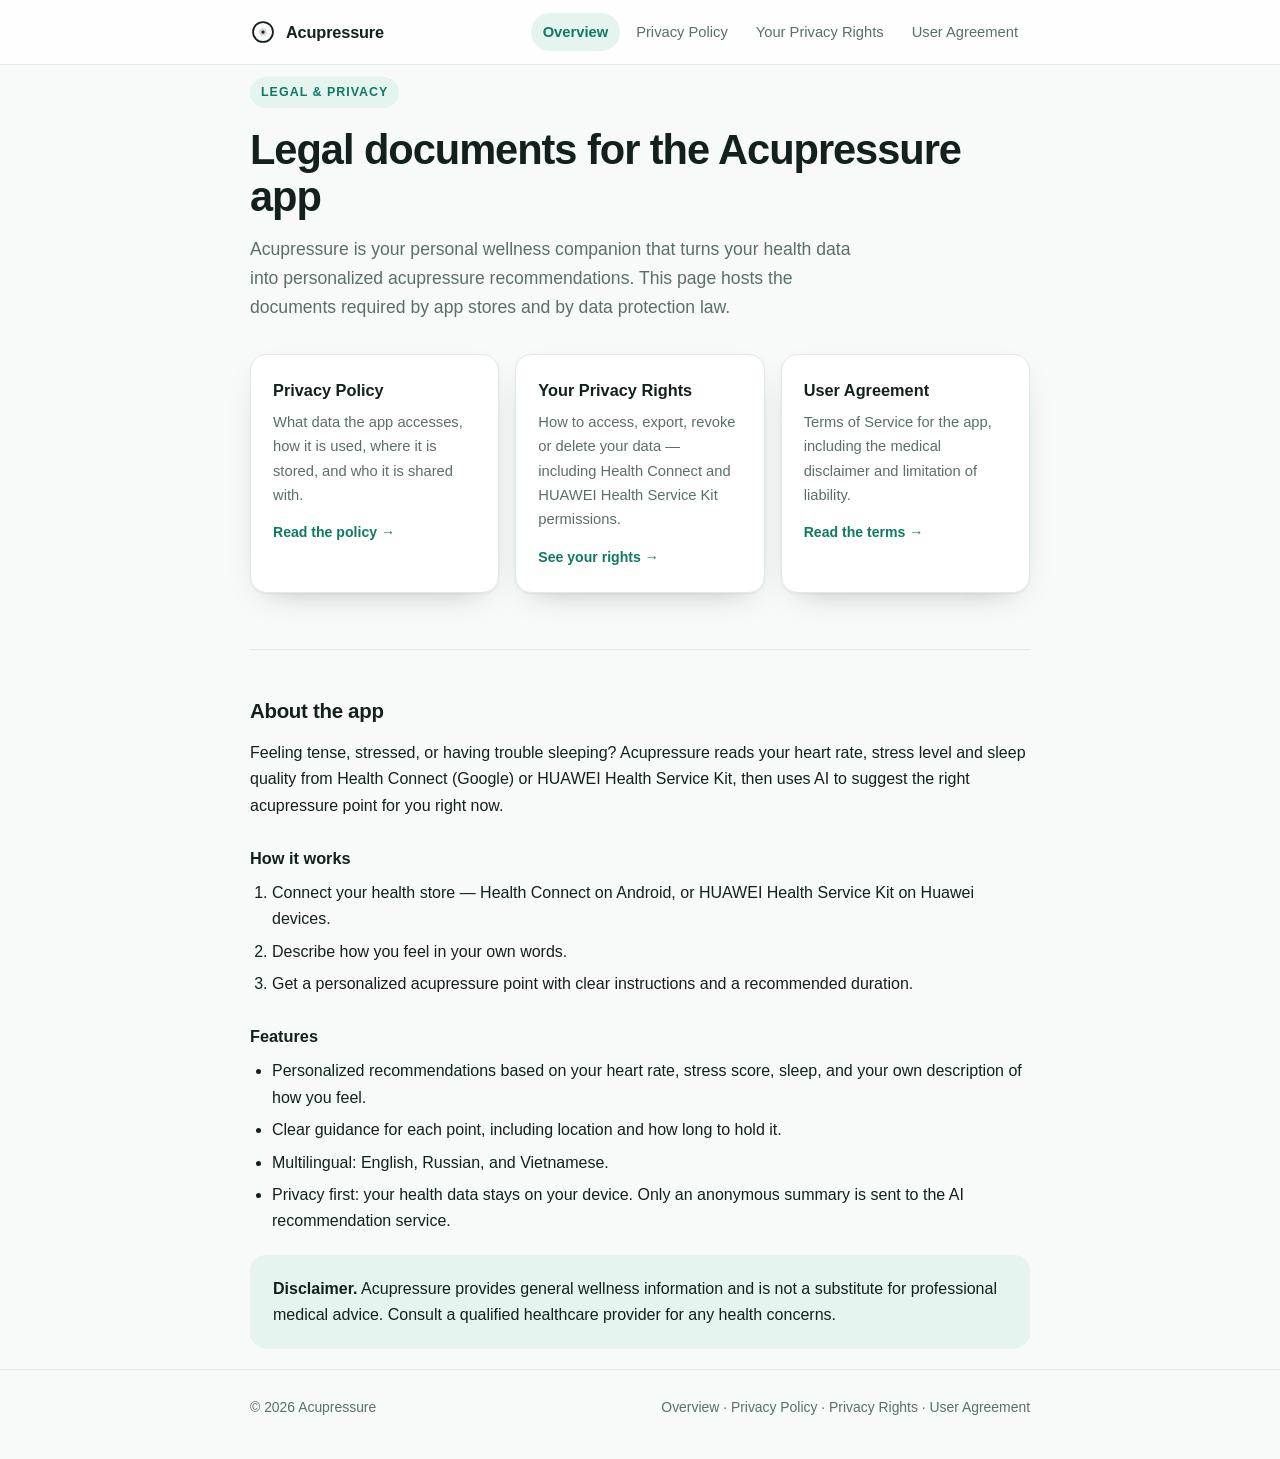
<file: index.html>
<!DOCTYPE html>
<html lang="en">
<head>
<meta charset="utf-8">
<meta name="viewport" content="width=device-width, initial-scale=1">
<title>Acupressure — Legal Documents</title>
<meta name="description" content="Privacy Policy, Privacy Rights and User Agreement (Terms of Service) for the Acupressure wellness app.">
<link rel="stylesheet" href="assets/style.css">
</head>
<body>

<header class="site-header">
  <div class="wrap">
    <a class="brand" href="index.html">
      <svg viewBox="0 0 24 24" fill="none" aria-hidden="true">
        <circle cx="12" cy="12" r="9.2" stroke="currentColor" stroke-width="1.6"/>
        <circle cx="12" cy="12" r="3.4" fill="currentColor" opacity=".18"/>
        <circle cx="12" cy="12" r="1.5" fill="currentColor"/>
      </svg>
      Acupressure
    </a>
    <nav class="nav">
      <a href="index.html" aria-current="page">Overview</a>
      <a href="privacy-policy.html">Privacy Policy</a>
      <a href="privacy-rights.html">Your Privacy Rights</a>
      <a href="user-agreement.html">User Agreement</a>
    </nav>
  </div>
</header>

<main class="wrap">
  <section class="hero">
    <p class="eyebrow">Legal &amp; privacy</p>
    <h1>Legal documents for the Acupressure app</h1>
    <p class="lede">
      Acupressure is your personal wellness companion that turns your health data into
      personalized acupressure recommendations. This page hosts the documents required by
      app stores and by data protection law.
    </p>

    <div class="cards">
      <a class="card" href="privacy-policy.html">
        <h3>Privacy Policy</h3>
        <p>What data the app accesses, how it is used, where it is stored, and who it is shared with.</p>
        <span class="arrow">Read the policy →</span>
      </a>
      <a class="card" href="privacy-rights.html">
        <h3>Your Privacy Rights</h3>
        <p>How to access, export, revoke or delete your data — including Health Connect and HUAWEI Health Service Kit permissions.</p>
        <span class="arrow">See your rights →</span>
      </a>
      <a class="card" href="user-agreement.html">
        <h3>User Agreement</h3>
        <p>Terms of Service for the app, including the medical disclaimer and limitation of liability.</p>
        <span class="arrow">Read the terms →</span>
      </a>
    </div>
  </section>

  <hr>

  <h2>About the app</h2>
  <p>
    Feeling tense, stressed, or having trouble sleeping? Acupressure reads your heart rate,
    stress level and sleep quality from Health Connect (Google) or HUAWEI Health Service Kit,
    then uses AI to suggest the right acupressure point for you right now.
  </p>

  <h3>How it works</h3>
  <ol>
    <li>Connect your health store — Health Connect on Android, or HUAWEI Health Service Kit on Huawei devices.</li>
    <li>Describe how you feel in your own words.</li>
    <li>Get a personalized acupressure point with clear instructions and a recommended duration.</li>
  </ol>

  <h3>Features</h3>
  <ul>
    <li>Personalized recommendations based on your heart rate, stress score, sleep, and your own description of how you feel.</li>
    <li>Clear guidance for each point, including location and how long to hold it.</li>
    <li>Multilingual: English, Russian, and Vietnamese.</li>
    <li>Privacy first: your health data stays on your device. Only an anonymous summary is sent to the AI recommendation service.</li>
  </ul>

  <div class="panel panel--accent">
    <p>
      <strong>Disclaimer.</strong> Acupressure provides general wellness information and is not a
      substitute for professional medical advice. Consult a qualified healthcare provider for any
      health concerns.
    </p>
  </div>
</main>

<footer class="site-footer">
  <div class="wrap">
    <span>© <span id="year">2026</span> Acupressure</span>
    <span><a href="index.html">Overview</a> · <a href="privacy-policy.html">Privacy Policy</a> · <a href="privacy-rights.html">Privacy Rights</a> · <a href="user-agreement.html">User Agreement</a></span>
  </div>
</footer>

<script>document.getElementById('year').textContent = new Date().getFullYear();</script>
</body>
</html>
</file>
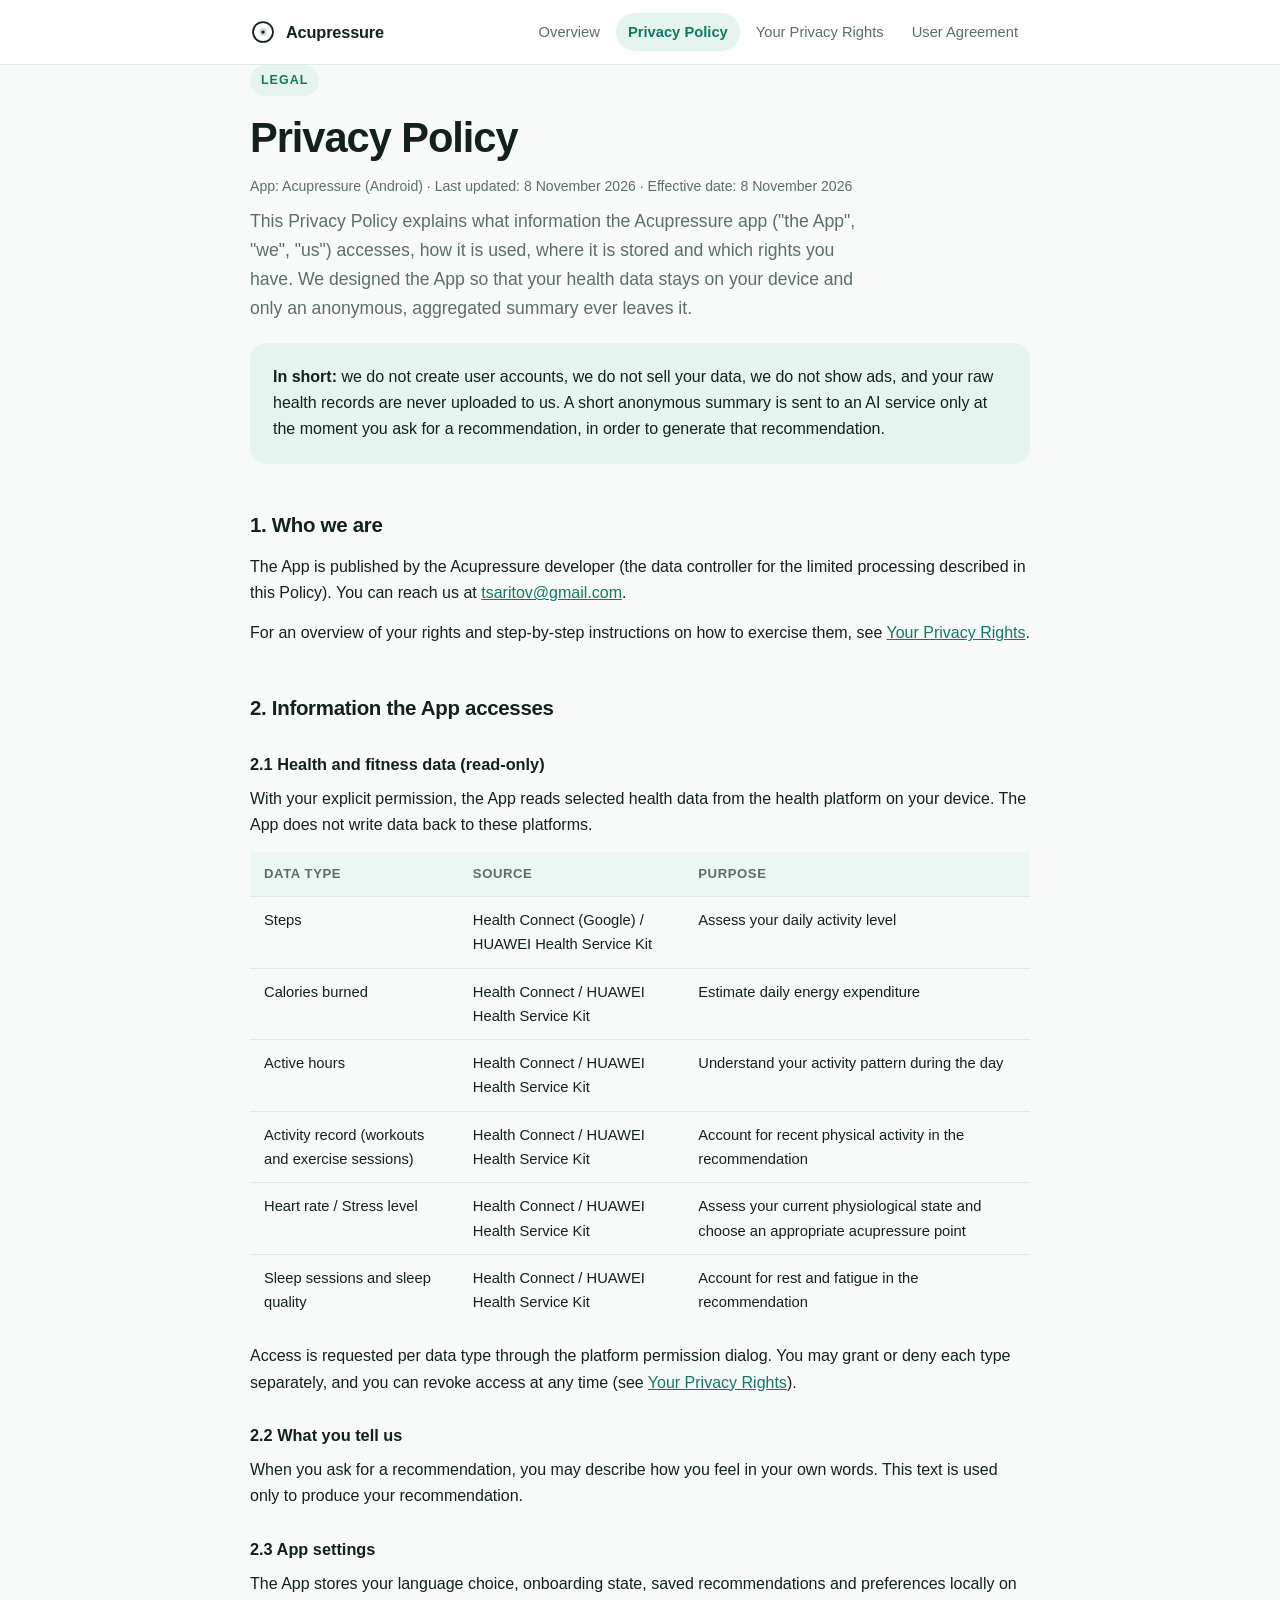
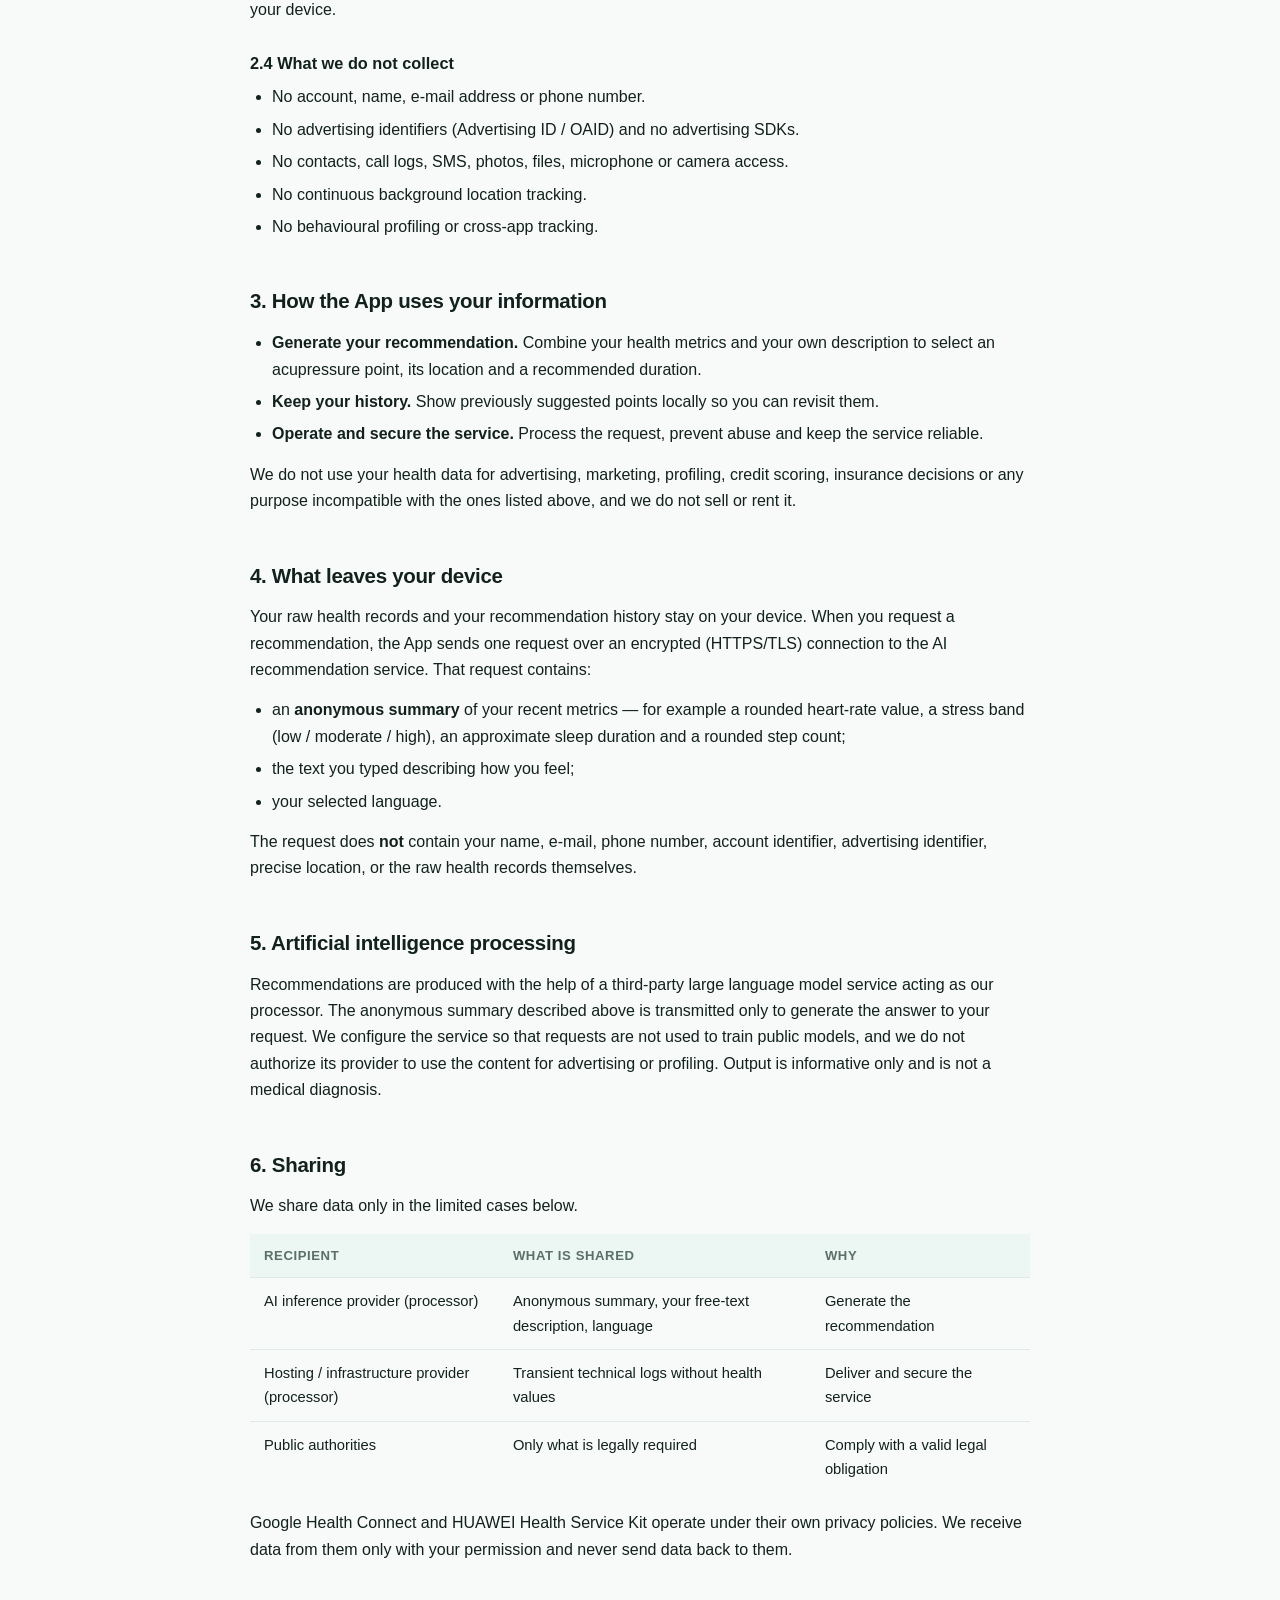
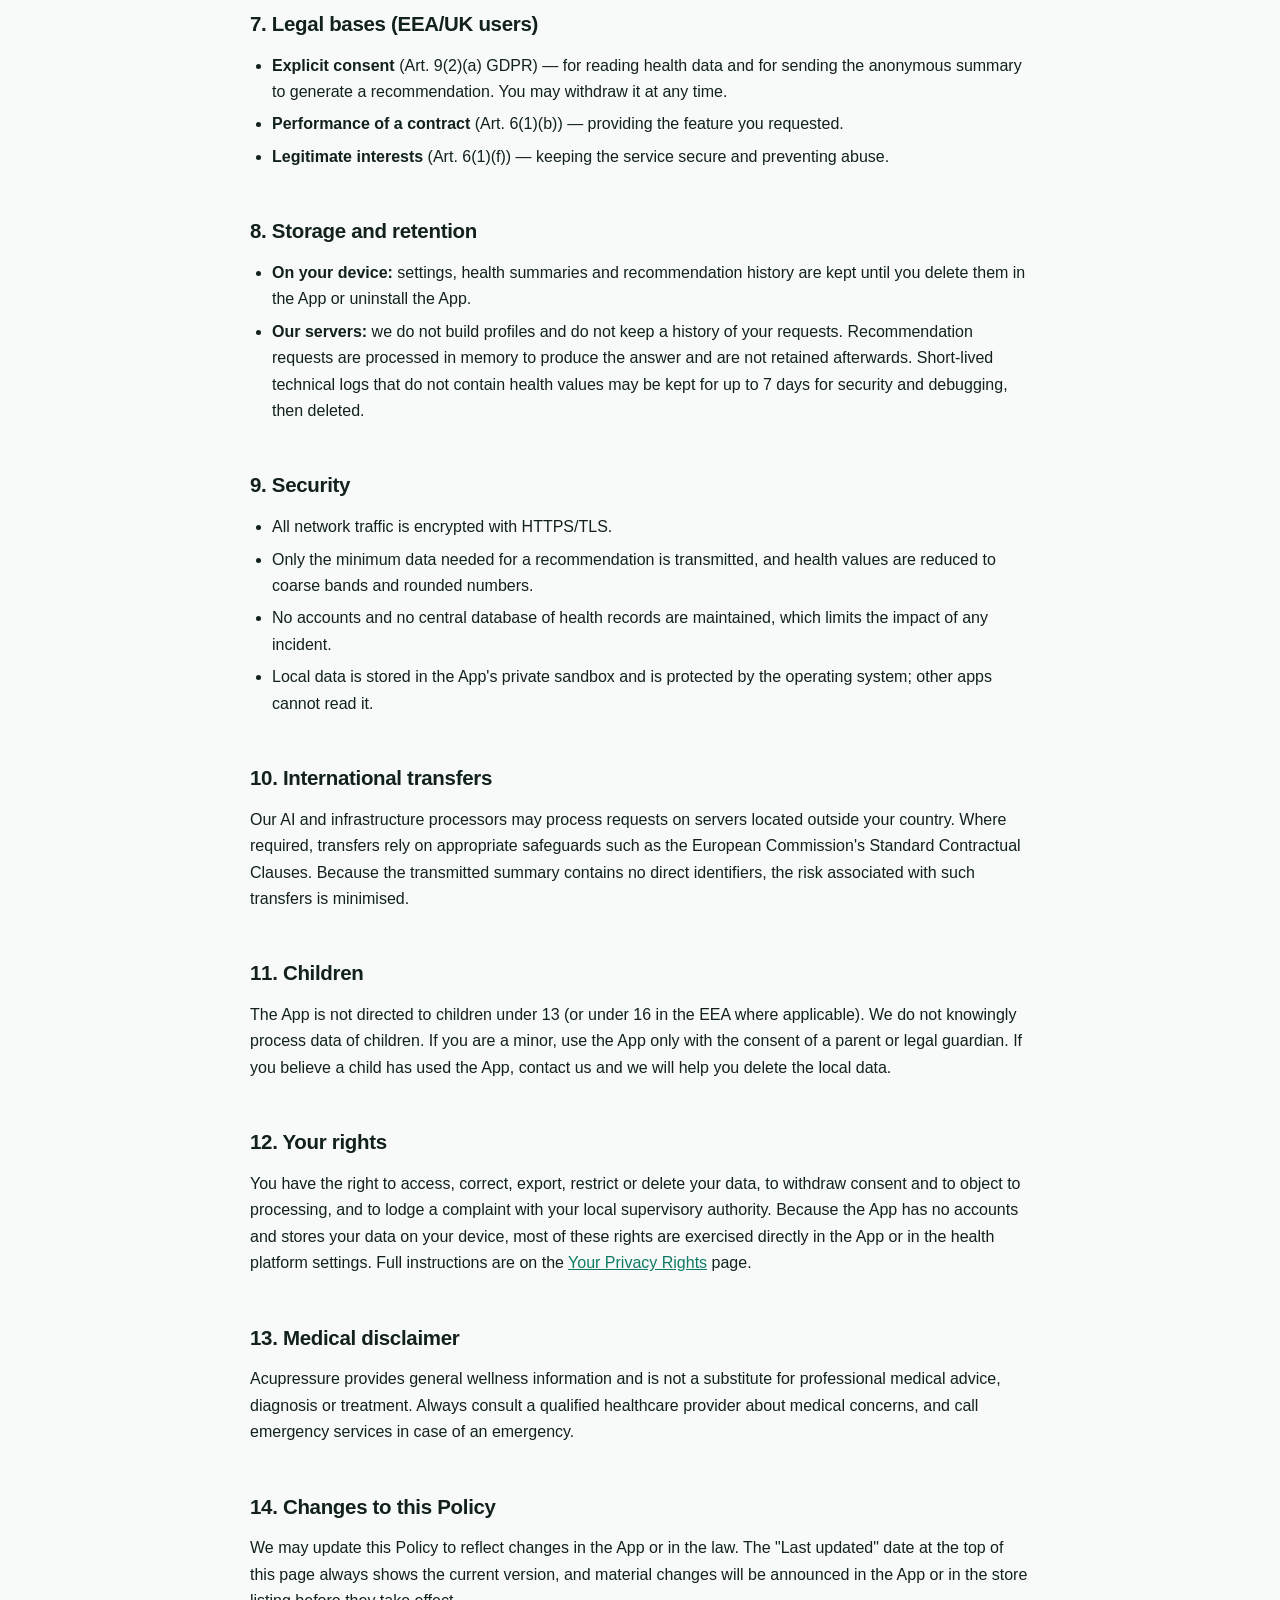
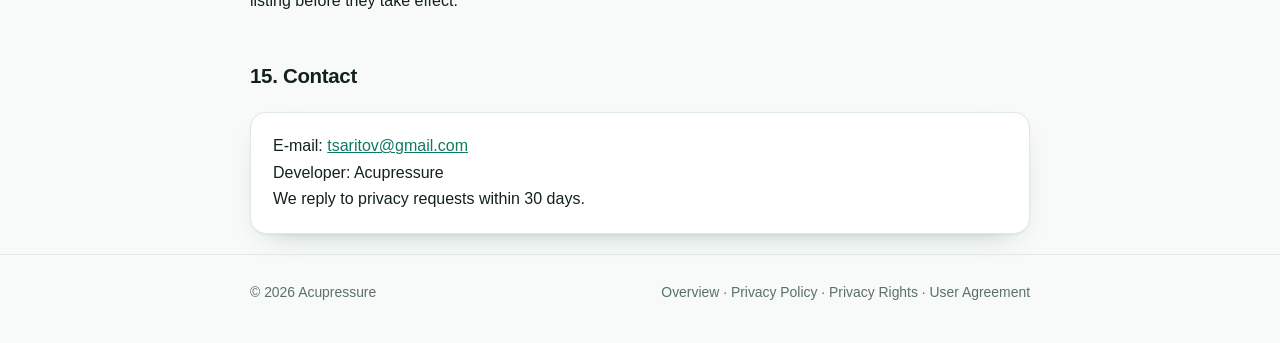
<file: privacy-policy.html>
<!DOCTYPE html>
<html lang="en">
<head>
<meta charset="utf-8">
<meta name="viewport" content="width=device-width, initial-scale=1">
<title>Privacy Policy — Acupressure</title>
<meta name="description" content="Privacy Policy for the Acupressure wellness app: what health data is accessed, how it is processed, stored and protected.">
<link rel="stylesheet" href="assets/style.css">
</head>
<body>

<header class="site-header">
  <div class="wrap">
    <a class="brand" href="index.html">
      <svg viewBox="0 0 24 24" fill="none" aria-hidden="true">
        <circle cx="12" cy="12" r="9.2" stroke="currentColor" stroke-width="1.6"/>
        <circle cx="12" cy="12" r="3.4" fill="currentColor" opacity=".18"/>
        <circle cx="12" cy="12" r="1.5" fill="currentColor"/>
      </svg>
      Acupressure
    </a>
    <nav class="nav">
      <a href="index.html">Overview</a>
      <a href="privacy-policy.html" aria-current="page">Privacy Policy</a>
      <a href="privacy-rights.html">Your Privacy Rights</a>
      <a href="user-agreement.html">User Agreement</a>
    </nav>
  </div>
</header>

<main class="wrap">
  <p class="eyebrow">Legal</p>
  <h1>Privacy Policy</h1>
  <p class="meta">App: Acupressure (Android) &middot; Last updated: 8 November 2026 &middot; Effective date: 8 November 2026</p>

  <p class="lede">
    This Privacy Policy explains what information the Acupressure app ("the App", "we", "us")
    accesses, how it is used, where it is stored and which rights you have. We designed the App so
    that your health data stays on your device and only an anonymous, aggregated summary ever
    leaves it.
  </p>

  <div class="panel panel--accent">
    <p>
      <strong>In short:</strong> we do not create user accounts, we do not sell your data, we do not
      show ads, and your raw health records are never uploaded to us. A short anonymous summary is
      sent to an AI service only at the moment you ask for a recommendation, in order to generate
      that recommendation.
    </p>
  </div>

  <h2>1. Who we are</h2>
  <p>
    The App is published by the Acupressure developer (the data controller for the limited
    processing described in this Policy). You can reach us at
    <a href="mailto:tsaritov@gmail.com">tsaritov@gmail.com</a>.
  </p>
  <p>
    For an overview of your rights and step-by-step instructions on how to exercise them, see
    <a href="privacy-rights.html">Your Privacy Rights</a>.
  </p>

  <h2>2. Information the App accesses</h2>

  <h3>2.1 Health and fitness data (read-only)</h3>
  <p>
    With your explicit permission, the App reads selected health data from the health platform on
    your device. The App does not write data back to these platforms.
  </p>

  <div class="table-scroll">
    <table>
      <thead>
        <tr>
          <th>Data type</th>
          <th>Source</th>
          <th>Purpose</th>
        </tr>
      </thead>
      <tbody>
        <tr>
          <td>Steps</td>
          <td>Health Connect (Google) / HUAWEI Health Service Kit</td>
          <td>Assess your daily activity level</td>
        </tr>
        <tr>
          <td>Calories burned</td>
          <td>Health Connect / HUAWEI Health Service Kit</td>
          <td>Estimate daily energy expenditure</td>
        </tr>
        <tr>
          <td>Active hours</td>
          <td>Health Connect / HUAWEI Health Service Kit</td>
          <td>Understand your activity pattern during the day</td>
        </tr>
        <tr>
          <td>Activity record (workouts and exercise sessions)</td>
          <td>Health Connect / HUAWEI Health Service Kit</td>
          <td>Account for recent physical activity in the recommendation</td>
        </tr>
        <tr>
          <td>Heart rate / Stress level</td>
          <td>Health Connect / HUAWEI Health Service Kit</td>
          <td>Assess your current physiological state and choose an appropriate acupressure point</td>
        </tr>
        <tr>
          <td>Sleep sessions and sleep quality</td>
          <td>Health Connect / HUAWEI Health Service Kit</td>
          <td>Account for rest and fatigue in the recommendation</td>
        </tr>
      </tbody>
    </table>
  </div>

  <p>
    Access is requested per data type through the platform permission dialog. You may grant or deny
    each type separately, and you can revoke access at any time (see
    <a href="privacy-rights.html">Your Privacy Rights</a>).
  </p>

  <h3>2.2 What you tell us</h3>
  <p>
    When you ask for a recommendation, you may describe how you feel in your own words. This text is
    used only to produce your recommendation.
  </p>

  <h3>2.3 App settings</h3>
  <p>
    The App stores your language choice, onboarding state, saved recommendations and preferences
    locally on your device.
  </p>

  <h3>2.4 What we do not collect</h3>
  <ul>
    <li>No account, name, e-mail address or phone number.</li>
    <li>No advertising identifiers (Advertising ID / OAID) and no advertising SDKs.</li>
    <li>No contacts, call logs, SMS, photos, files, microphone or camera access.</li>
    <li>No continuous background location tracking.</li>
    <li>No behavioural profiling or cross-app tracking.</li>
  </ul>

  <h2>3. How the App uses your information</h2>
  <ul>
    <li><strong>Generate your recommendation.</strong> Combine your health metrics and your own description to select an acupressure point, its location and a recommended duration.</li>
    <li><strong>Keep your history.</strong> Show previously suggested points locally so you can revisit them.</li>
    <li><strong>Operate and secure the service.</strong> Process the request, prevent abuse and keep the service reliable.</li>
  </ul>
  <p>
    We do not use your health data for advertising, marketing, profiling, credit scoring, insurance
    decisions or any purpose incompatible with the ones listed above, and we do not sell or rent it.
  </p>

  <h2>4. What leaves your device</h2>
  <p>
    Your raw health records and your recommendation history stay on your device. When you request a
    recommendation, the App sends one request over an encrypted (HTTPS/TLS) connection to the AI
    recommendation service. That request contains:
  </p>
  <ul>
    <li>an <strong>anonymous summary</strong> of your recent metrics — for example a rounded heart-rate value, a stress band (low / moderate / high), an approximate sleep duration and a rounded step count;</li>
    <li>the text you typed describing how you feel;</li>
    <li>your selected language.</li>
  </ul>
  <p>The request does <strong>not</strong> contain your name, e-mail, phone number, account identifier, advertising identifier, precise location, or the raw health records themselves.</p>

  <h2>5. Artificial intelligence processing</h2>
  <p>
    Recommendations are produced with the help of a third-party large language model service acting
    as our processor. The anonymous summary described above is transmitted only to generate the
    answer to your request. We configure the service so that requests are not used to train public
    models, and we do not authorize its provider to use the content for advertising or profiling.
    Output is informative only and is not a medical diagnosis.
  </p>

  <h2>6. Sharing</h2>
  <p>We share data only in the limited cases below.</p>
  <div class="table-scroll">
    <table>
      <thead>
        <tr>
          <th>Recipient</th>
          <th>What is shared</th>
          <th>Why</th>
        </tr>
      </thead>
      <tbody>
        <tr>
          <td>AI inference provider (processor)</td>
          <td>Anonymous summary, your free-text description, language</td>
          <td>Generate the recommendation</td>
        </tr>
        <tr>
          <td>Hosting / infrastructure provider (processor)</td>
          <td>Transient technical logs without health values</td>
          <td>Deliver and secure the service</td>
        </tr>
        <tr>
          <td>Public authorities</td>
          <td>Only what is legally required</td>
          <td>Comply with a valid legal obligation</td>
        </tr>
      </tbody>
    </table>
  </div>
  <p>
    Google Health Connect and HUAWEI Health Service Kit operate under their own privacy policies. We receive
    data from them only with your permission and never send data back to them.
  </p>

  <h2>7. Legal bases (EEA/UK users)</h2>
  <ul>
    <li><strong>Explicit consent</strong> (Art. 9(2)(a) GDPR) — for reading health data and for sending the anonymous summary to generate a recommendation. You may withdraw it at any time.</li>
    <li><strong>Performance of a contract</strong> (Art. 6(1)(b)) — providing the feature you requested.</li>
    <li><strong>Legitimate interests</strong> (Art. 6(1)(f)) — keeping the service secure and preventing abuse.</li>
  </ul>

  <h2>8. Storage and retention</h2>
  <ul>
    <li><strong>On your device:</strong> settings, health summaries and recommendation history are kept until you delete them in the App or uninstall the App.</li>
    <li><strong>Our servers:</strong> we do not build profiles and do not keep a history of your requests. Recommendation requests are processed in memory to produce the answer and are not retained afterwards. Short-lived technical logs that do not contain health values may be kept for up to 7 days for security and debugging, then deleted.</li>
  </ul>

  <h2>9. Security</h2>
  <ul>
    <li>All network traffic is encrypted with HTTPS/TLS.</li>
    <li>Only the minimum data needed for a recommendation is transmitted, and health values are reduced to coarse bands and rounded numbers.</li>
    <li>No accounts and no central database of health records are maintained, which limits the impact of any incident.</li>
    <li>Local data is stored in the App's private sandbox and is protected by the operating system; other apps cannot read it.</li>
  </ul>

  <h2>10. International transfers</h2>
  <p>
    Our AI and infrastructure processors may process requests on servers located outside your
    country. Where required, transfers rely on appropriate safeguards such as the European
    Commission's Standard Contractual Clauses. Because the transmitted summary contains no direct
    identifiers, the risk associated with such transfers is minimised.
  </p>

  <h2>11. Children</h2>
  <p>
    The App is not directed to children under 13 (or under 16 in the EEA where applicable). We do not
    knowingly process data of children. If you are a minor, use the App only with the consent of a
    parent or legal guardian. If you believe a child has used the App, contact us and we will help
    you delete the local data.
  </p>

  <h2>12. Your rights</h2>
  <p>
    You have the right to access, correct, export, restrict or delete your data, to withdraw consent
    and to object to processing, and to lodge a complaint with your local supervisory authority.
    Because the App has no accounts and stores your data on your device, most of these rights are
    exercised directly in the App or in the health platform settings. Full instructions are on the
    <a href="privacy-rights.html">Your Privacy Rights</a> page.
  </p>

  <h2>13. Medical disclaimer</h2>
  <p>
    Acupressure provides general wellness information and is not a substitute for professional
    medical advice, diagnosis or treatment. Always consult a qualified healthcare provider about
    medical concerns, and call emergency services in case of an emergency.
  </p>

  <h2>14. Changes to this Policy</h2>
  <p>
    We may update this Policy to reflect changes in the App or in the law. The "Last updated" date at
    the top of this page always shows the current version, and material changes will be announced in
    the App or in the store listing before they take effect.
  </p>

  <h2>15. Contact</h2>
  <div class="panel">
    <p>
      E-mail: <a href="mailto:tsaritov@gmail.com">tsaritov@gmail.com</a><br>
      Developer: Acupressure<br>
      We reply to privacy requests within 30 days.
    </p>
  </div>
</main>

<footer class="site-footer">
  <div class="wrap">
    <span>© <span id="year">2026</span> Acupressure</span>
    <span><a href="index.html">Overview</a> · <a href="privacy-policy.html">Privacy Policy</a> · <a href="privacy-rights.html">Privacy Rights</a> · <a href="user-agreement.html">User Agreement</a></span>
  </div>
</footer>

<script>document.getElementById('year').textContent = new Date().getFullYear();</script>
</body>
</html>
</file>
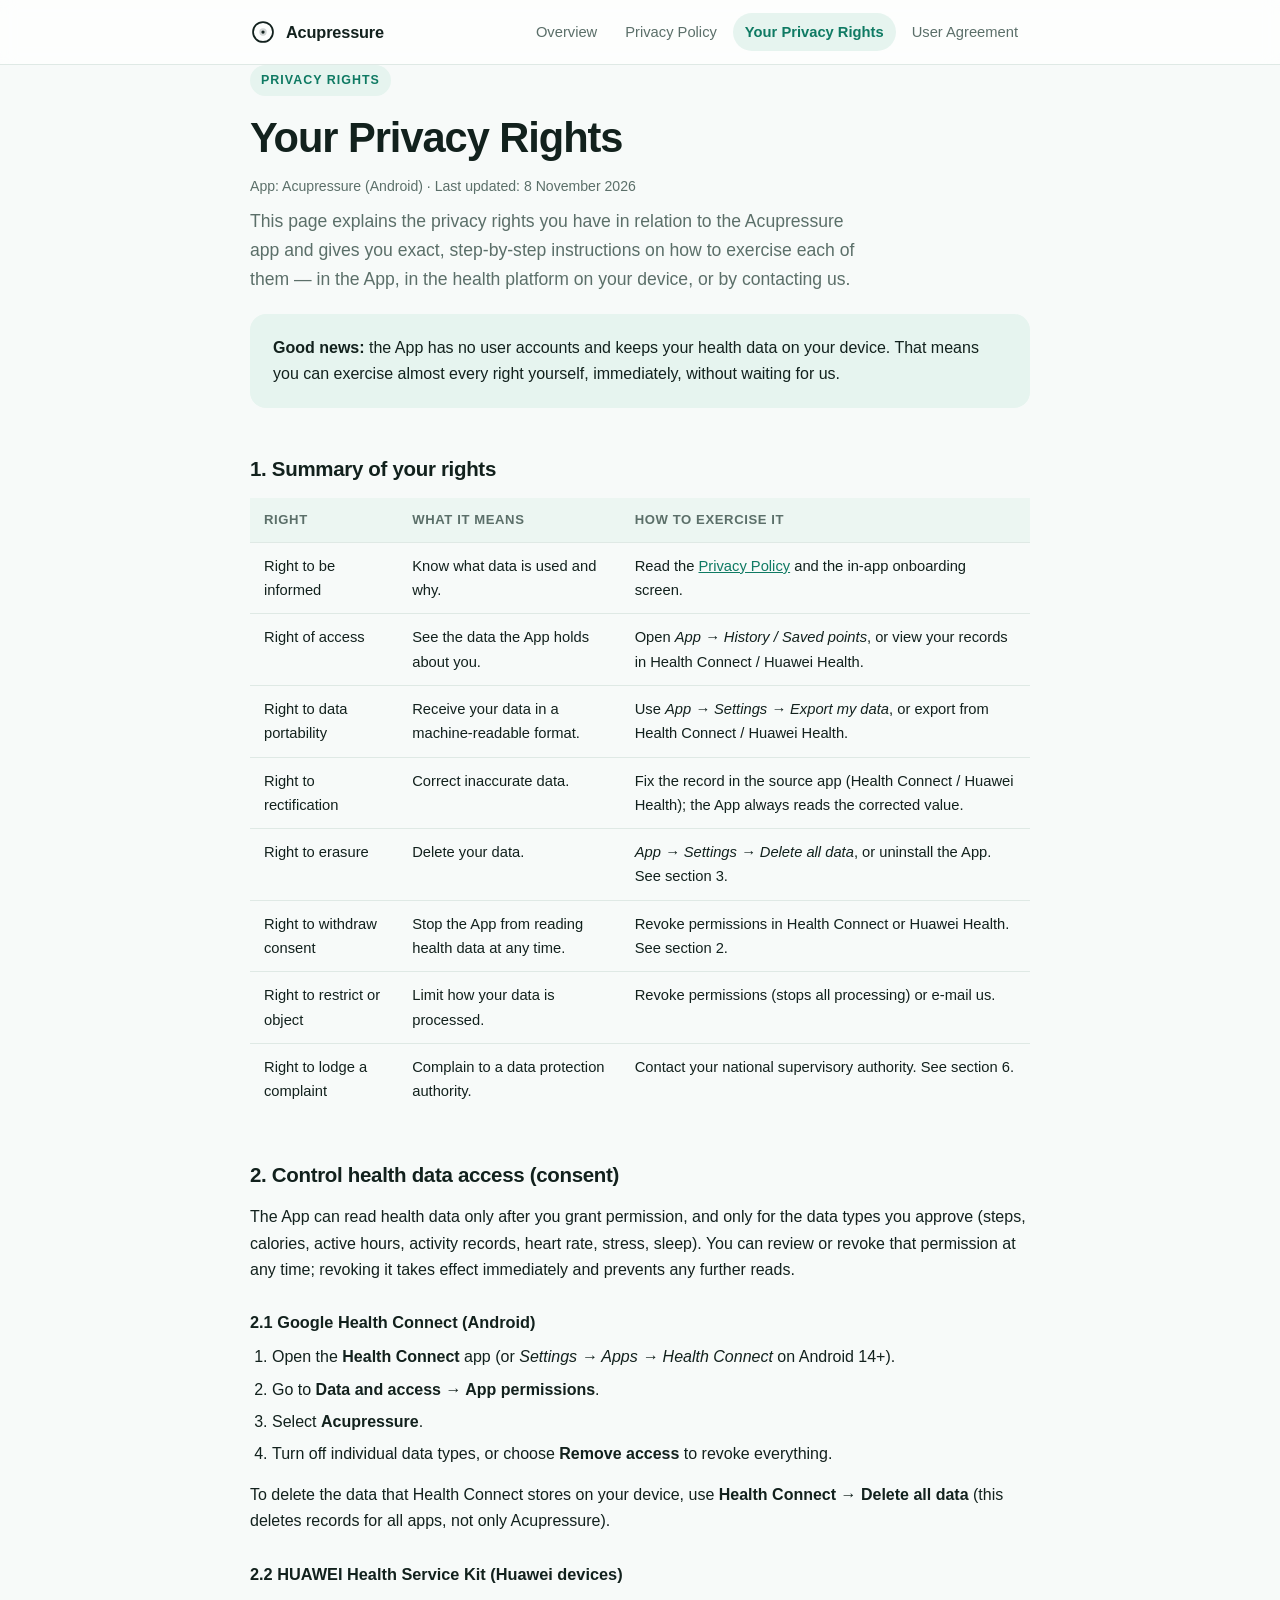
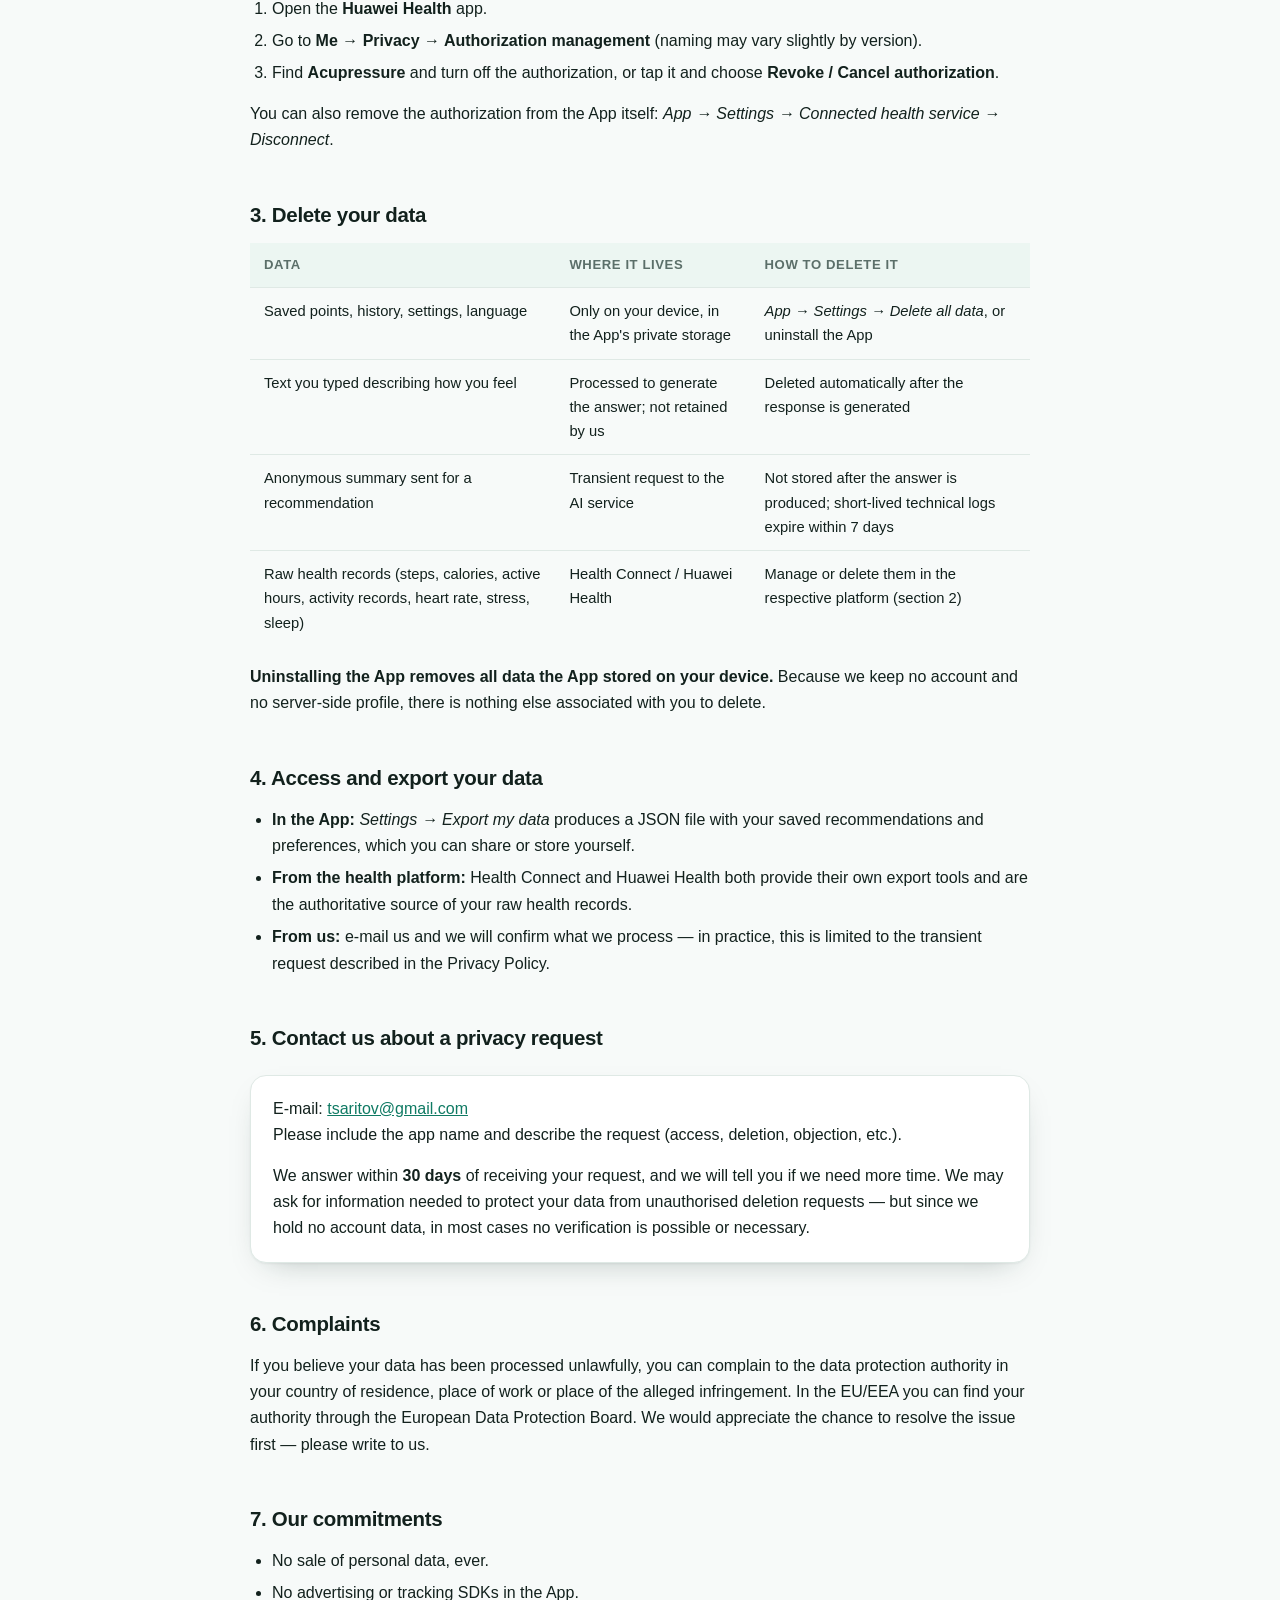
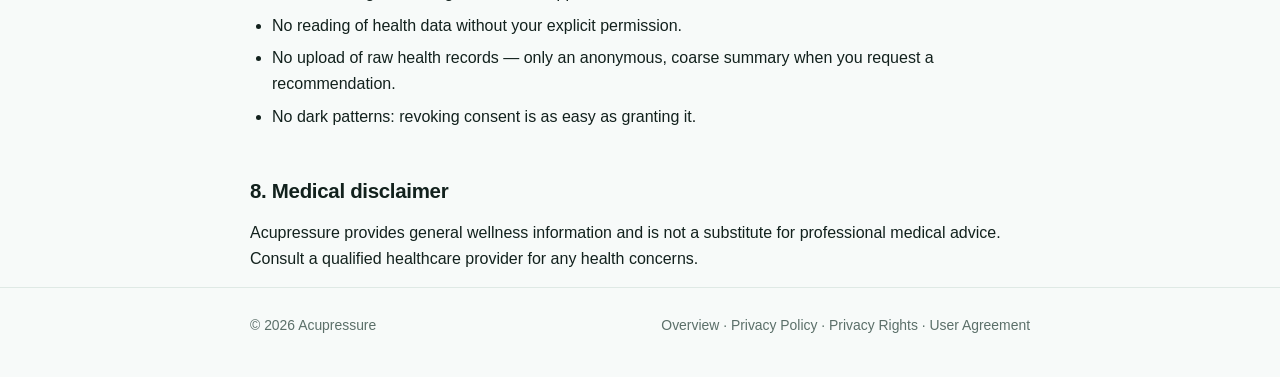
<file: privacy-rights.html>
<!DOCTYPE html>
<html lang="en">
<head>
<meta charset="utf-8">
<meta name="viewport" content="width=device-width, initial-scale=1">
<title>Your Privacy Rights — Acupressure</title>
<meta name="description" content="How to access, export, restrict, revoke or delete your data in the Acupressure app, Health Connect and HUAWEI Health Service Kit.">
<link rel="stylesheet" href="assets/style.css">
</head>
<body>

<header class="site-header">
  <div class="wrap">
    <a class="brand" href="index.html">
      <svg viewBox="0 0 24 24" fill="none" aria-hidden="true">
        <circle cx="12" cy="12" r="9.2" stroke="currentColor" stroke-width="1.6"/>
        <circle cx="12" cy="12" r="3.4" fill="currentColor" opacity=".18"/>
        <circle cx="12" cy="12" r="1.5" fill="currentColor"/>
      </svg>
      Acupressure
    </a>
    <nav class="nav">
      <a href="index.html">Overview</a>
      <a href="privacy-policy.html">Privacy Policy</a>
      <a href="privacy-rights.html" aria-current="page">Your Privacy Rights</a>
      <a href="user-agreement.html">User Agreement</a>
    </nav>
  </div>
</header>

<main class="wrap">
  <p class="eyebrow">Privacy rights</p>
  <h1>Your Privacy Rights</h1>
  <p class="meta">App: Acupressure (Android) &middot; Last updated: 8 November 2026</p>

  <p class="lede">
    This page explains the privacy rights you have in relation to the Acupressure app and gives you
    exact, step-by-step instructions on how to exercise each of them — in the App, in the health
    platform on your device, or by contacting us.
  </p>

  <div class="panel panel--accent">
    <p>
      <strong>Good news:</strong> the App has no user accounts and keeps your health data on your
      device. That means you can exercise almost every right yourself, immediately, without waiting
      for us.
    </p>
  </div>

  <h2>1. Summary of your rights</h2>

  <div class="table-scroll">
    <table>
      <thead>
        <tr>
          <th>Right</th>
          <th>What it means</th>
          <th>How to exercise it</th>
        </tr>
      </thead>
      <tbody>
        <tr>
          <td>Right to be informed</td>
          <td>Know what data is used and why.</td>
          <td>Read the <a href="privacy-policy.html">Privacy Policy</a> and the in-app onboarding screen.</td>
        </tr>
        <tr>
          <td>Right of access</td>
          <td>See the data the App holds about you.</td>
          <td>Open <em>App → History / Saved points</em>, or view your records in Health Connect / Huawei Health.</td>
        </tr>
        <tr>
          <td>Right to data portability</td>
          <td>Receive your data in a machine-readable format.</td>
          <td>Use <em>App → Settings → Export my data</em>, or export from Health Connect / Huawei Health.</td>
        </tr>
        <tr>
          <td>Right to rectification</td>
          <td>Correct inaccurate data.</td>
          <td>Fix the record in the source app (Health Connect / Huawei Health); the App always reads the corrected value.</td>
        </tr>
        <tr>
          <td>Right to erasure</td>
          <td>Delete your data.</td>
          <td><em>App → Settings → Delete all data</em>, or uninstall the App. See section 3.</td>
        </tr>
        <tr>
          <td>Right to withdraw consent</td>
          <td>Stop the App from reading health data at any time.</td>
          <td>Revoke permissions in Health Connect or Huawei Health. See section 2.</td>
        </tr>
        <tr>
          <td>Right to restrict or object</td>
          <td>Limit how your data is processed.</td>
          <td>Revoke permissions (stops all processing) or e-mail us.</td>
        </tr>
        <tr>
          <td>Right to lodge a complaint</td>
          <td>Complain to a data protection authority.</td>
          <td>Contact your national supervisory authority. See section 6.</td>
        </tr>
      </tbody>
    </table>
  </div>

  <h2>2. Control health data access (consent)</h2>
  <p>
    The App can read health data only after you grant permission, and only for the data types you
    approve (steps, calories, active hours, activity records, heart rate, stress, sleep). You can
    review or revoke that permission at any time; revoking it takes effect immediately and prevents
    any further reads.
  </p>

  <h3>2.1 Google Health Connect (Android)</h3>
  <ol>
    <li>Open the <strong>Health Connect</strong> app (or <em>Settings → Apps → Health Connect</em> on Android 14+).</li>
    <li>Go to <strong>Data and access → App permissions</strong>.</li>
    <li>Select <strong>Acupressure</strong>.</li>
    <li>Turn off individual data types, or choose <strong>Remove access</strong> to revoke everything.</li>
  </ol>
  <p>
    To delete the data that Health Connect stores on your device, use
    <strong>Health Connect → Delete all data</strong> (this deletes records for all apps, not only
    Acupressure).
  </p>

  <h3>2.2 HUAWEI Health Service Kit (Huawei devices)</h3>
  <ol>
    <li>Open the <strong>Huawei Health</strong> app.</li>
    <li>Go to <strong>Me → Privacy → Authorization management</strong> (naming may vary slightly by version).</li>
    <li>Find <strong>Acupressure</strong> and turn off the authorization, or tap it and choose <strong>Revoke / Cancel authorization</strong>.</li>
  </ol>
  <p>
    You can also remove the authorization from the App itself: <em>App → Settings → Connected health
    service → Disconnect</em>.
  </p>

  <h2>3. Delete your data</h2>

  <div class="table-scroll">
    <table>
      <thead>
        <tr>
          <th>Data</th>
          <th>Where it lives</th>
          <th>How to delete it</th>
        </tr>
      </thead>
      <tbody>
        <tr>
          <td>Saved points, history, settings, language</td>
          <td>Only on your device, in the App's private storage</td>
          <td><em>App → Settings → Delete all data</em>, or uninstall the App</td>
        </tr>
        <tr>
          <td>Text you typed describing how you feel</td>
          <td>Processed to generate the answer; not retained by us</td>
          <td>Deleted automatically after the response is generated</td>
        </tr>
        <tr>
          <td>Anonymous summary sent for a recommendation</td>
          <td>Transient request to the AI service</td>
          <td>Not stored after the answer is produced; short-lived technical logs expire within 7 days</td>
        </tr>
        <tr>
          <td>Raw health records (steps, calories, active hours, activity records, heart rate, stress, sleep)</td>
          <td>Health Connect / Huawei Health</td>
          <td>Manage or delete them in the respective platform (section 2)</td>
        </tr>
      </tbody>
    </table>
  </div>

  <p>
    <strong>Uninstalling the App removes all data the App stored on your device.</strong> Because we
    keep no account and no server-side profile, there is nothing else associated with you to delete.
  </p>

  <h2>4. Access and export your data</h2>
  <ul>
    <li><strong>In the App:</strong> <em>Settings → Export my data</em> produces a JSON file with your saved recommendations and preferences, which you can share or store yourself.</li>
    <li><strong>From the health platform:</strong> Health Connect and Huawei Health both provide their own export tools and are the authoritative source of your raw health records.</li>
    <li><strong>From us:</strong> e-mail us and we will confirm what we process — in practice, this is limited to the transient request described in the Privacy Policy.</li>
  </ul>

  <h2>5. Contact us about a privacy request</h2>
  <div class="panel">
    <p>
      E-mail: <a href="mailto:tsaritov@gmail.com">tsaritov@gmail.com</a><br>
      Please include the app name and describe the request (access, deletion, objection, etc.).
    </p>
    <p>
      We answer within <strong>30 days</strong> of receiving your request, and we will tell you if we
      need more time. We may ask for information needed to protect your data from unauthorised
      deletion requests — but since we hold no account data, in most cases no verification is
      possible or necessary.
    </p>
  </div>

  <h2>6. Complaints</h2>
  <p>
    If you believe your data has been processed unlawfully, you can complain to the data protection
    authority in your country of residence, place of work or place of the alleged infringement. In
    the EU/EEA you can find your authority through the European Data Protection Board. We would
    appreciate the chance to resolve the issue first — please write to us.
  </p>

  <h2>7. Our commitments</h2>
  <ul>
    <li>No sale of personal data, ever.</li>
    <li>No advertising or tracking SDKs in the App.</li>
    <li>No reading of health data without your explicit permission.</li>
    <li>No upload of raw health records — only an anonymous, coarse summary when you request a recommendation.</li>
    <li>No dark patterns: revoking consent is as easy as granting it.</li>
  </ul>

  <h2>8. Medical disclaimer</h2>
  <p>
    Acupressure provides general wellness information and is not a substitute for professional
    medical advice. Consult a qualified healthcare provider for any health concerns.
  </p>
</main>

<footer class="site-footer">
  <div class="wrap">
    <span>© <span id="year">2026</span> Acupressure</span>
    <span><a href="index.html">Overview</a> · <a href="privacy-policy.html">Privacy Policy</a> · <a href="privacy-rights.html">Privacy Rights</a> · <a href="user-agreement.html">User Agreement</a></span>
  </div>
</footer>

<script>document.getElementById('year').textContent = new Date().getFullYear();</script>
</body>
</html>
</file>
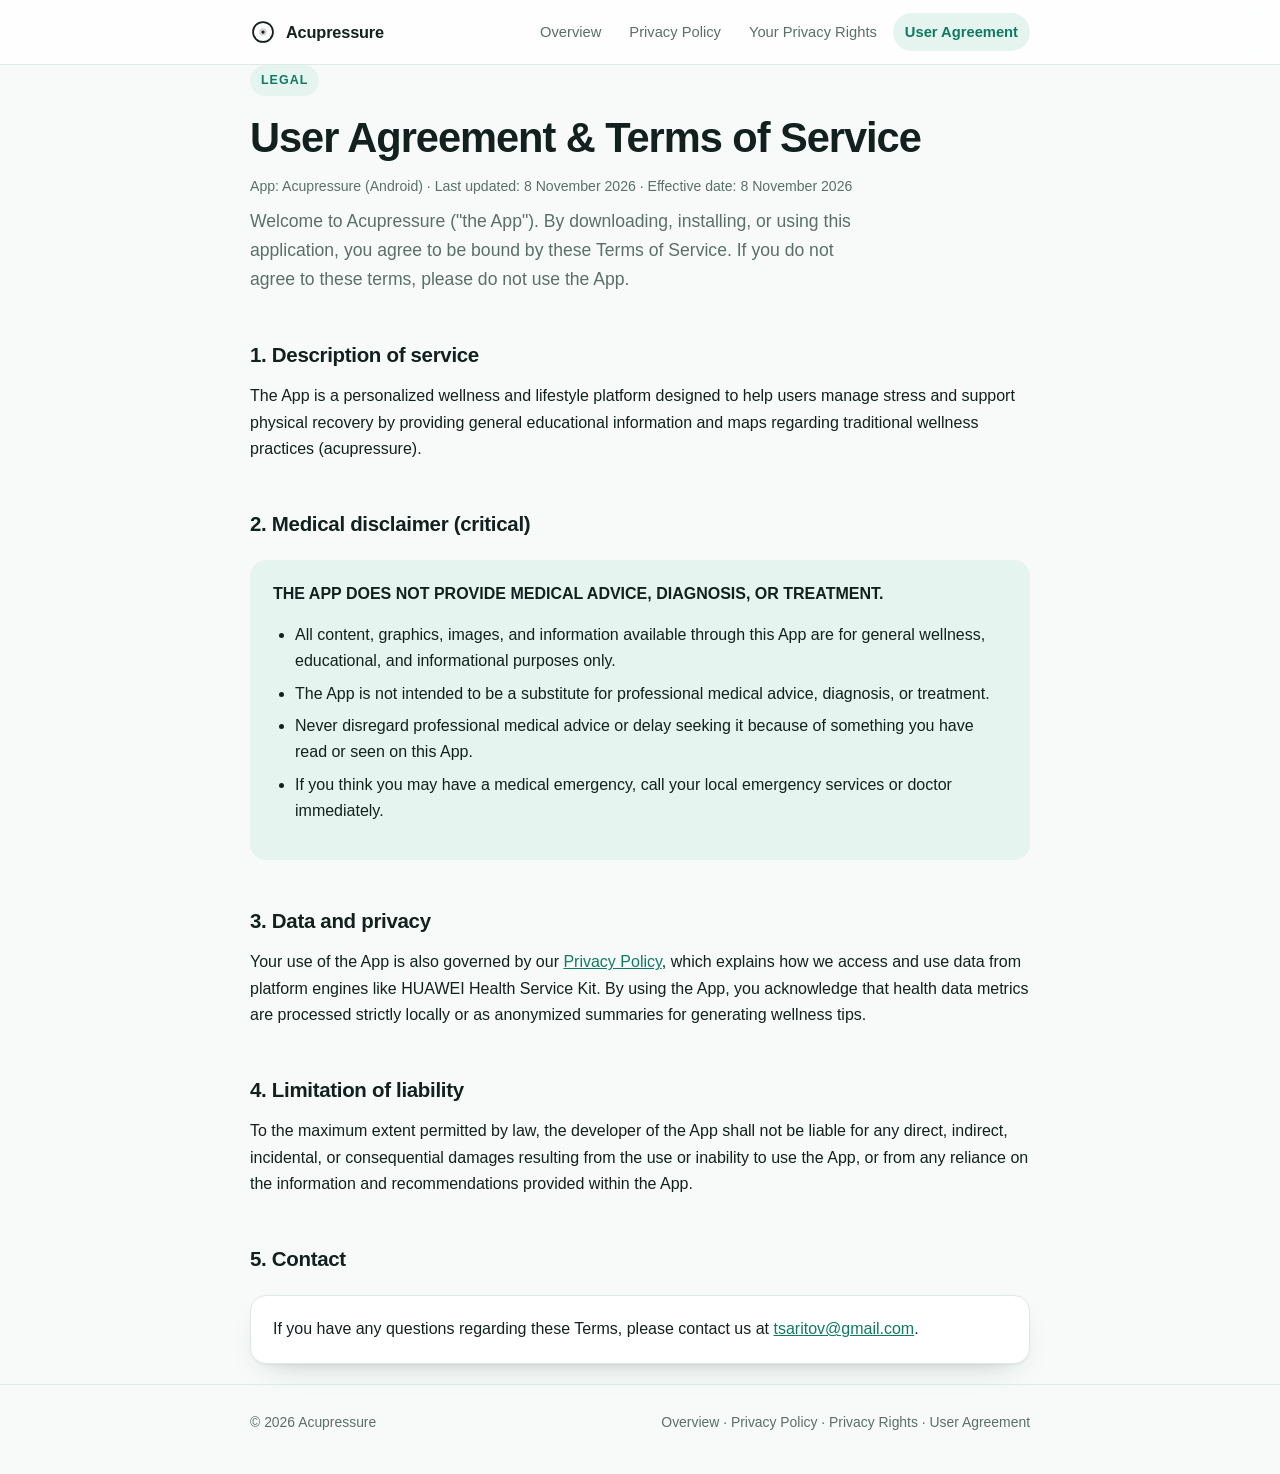
<file: user-agreement.html>
<!DOCTYPE html>
<html lang="en">
<head>
<meta charset="utf-8">
<meta name="viewport" content="width=device-width, initial-scale=1">
<title>User Agreement — Acupressure</title>
<meta name="description" content="User Agreement and Terms of Service for the Acupressure wellness app, including the medical disclaimer, privacy terms and limitation of liability.">
<link rel="stylesheet" href="assets/style.css">
</head>
<body>

<header class="site-header">
  <div class="wrap">
    <a class="brand" href="index.html">
      <svg viewBox="0 0 24 24" fill="none" aria-hidden="true">
        <circle cx="12" cy="12" r="9.2" stroke="currentColor" stroke-width="1.6"/>
        <circle cx="12" cy="12" r="3.4" fill="currentColor" opacity=".18"/>
        <circle cx="12" cy="12" r="1.5" fill="currentColor"/>
      </svg>
      Acupressure
    </a>
    <nav class="nav">
      <a href="index.html">Overview</a>
      <a href="privacy-policy.html">Privacy Policy</a>
      <a href="privacy-rights.html">Your Privacy Rights</a>
      <a href="user-agreement.html" aria-current="page">User Agreement</a>
    </nav>
  </div>
</header>

<main class="wrap">
  <p class="eyebrow">Legal</p>
  <h1>User Agreement &amp; Terms of Service</h1>
  <p class="meta">App: Acupressure (Android) &middot; Last updated: 8 November 2026 &middot; Effective date: 8 November 2026</p>

  <p class="lede">
    Welcome to Acupressure ("the App"). By downloading, installing, or using this application, you
    agree to be bound by these Terms of Service. If you do not agree to these terms, please do not
    use the App.
  </p>

  <h2>1. Description of service</h2>
  <p>
    The App is a personalized wellness and lifestyle platform designed to help users manage stress
    and support physical recovery by providing general educational information and maps regarding
    traditional wellness practices (acupressure).
  </p>

  <h2>2. Medical disclaimer (critical)</h2>
  <div class="panel panel--accent">
    <p><strong>THE APP DOES NOT PROVIDE MEDICAL ADVICE, DIAGNOSIS, OR TREATMENT.</strong></p>
    <ul>
      <li>All content, graphics, images, and information available through this App are for general wellness, educational, and informational purposes only.</li>
      <li>The App is not intended to be a substitute for professional medical advice, diagnosis, or treatment.</li>
      <li>Never disregard professional medical advice or delay seeking it because of something you have read or seen on this App.</li>
      <li>If you think you may have a medical emergency, call your local emergency services or doctor immediately.</li>
    </ul>
  </div>

  <h2>3. Data and privacy</h2>
  <p>
    Your use of the App is also governed by our
    <a href="privacy-policy.html">Privacy Policy</a>, which explains how we access and use data from
    platform engines like HUAWEI Health Service Kit. By using the App, you acknowledge that health
    data metrics are processed strictly locally or as anonymized summaries for generating wellness
    tips.
  </p>

  <h2>4. Limitation of liability</h2>
  <p>
    To the maximum extent permitted by law, the developer of the App shall not be liable for any
    direct, indirect, incidental, or consequential damages resulting from the use or inability to
    use the App, or from any reliance on the information and recommendations provided within the
    App.
  </p>

  <h2>5. Contact</h2>
  <div class="panel">
    <p>
      If you have any questions regarding these Terms, please contact us at
      <a href="mailto:tsaritov@gmail.com">tsaritov@gmail.com</a>.
    </p>
  </div>
</main>

<footer class="site-footer">
  <div class="wrap">
    <span>© <span id="year">2026</span> Acupressure</span>
    <span><a href="index.html">Overview</a> · <a href="privacy-policy.html">Privacy Policy</a> · <a href="privacy-rights.html">Privacy Rights</a> · <a href="user-agreement.html">User Agreement</a></span>
  </div>
</footer>

<script>document.getElementById('year').textContent = new Date().getFullYear();</script>
</body>
</html>
</file>
<file: assets/style.css>
:root {
  --bg: #f7faf9;
  --surface: #ffffff;
  --text: #12211d;
  --muted: #5b6f69;
  --line: #dfe9e5;
  --accent: #0f7a63;
  --accent-soft: #e6f4ef;
  --radius: 16px;
  --shadow: 0 1px 2px rgba(16, 40, 34, .05), 0 12px 32px -18px rgba(16, 40, 34, .35);
}

@media (prefers-color-scheme: dark) {
  :root {
    --bg: #0c1512;
    --surface: #121e1a;
    --text: #e7f1ee;
    --muted: #9db3ac;
    --line: #22332d;
    --accent: #4ad3ad;
    --accent-soft: #14332b;
    --shadow: 0 1px 2px rgba(0, 0, 0, .4), 0 18px 40px -24px rgba(0, 0, 0, .8);
  }
}

* { box-sizing: border-box; }

html { scroll-behavior: smooth; }

body {
  margin: 0;
  background: var(--bg);
  color: var(--text);
  font: 16px/1.65 -apple-system, BlinkMacSystemFont, "Segoe UI", Roboto, "Helvetica Neue", Arial, sans-serif;
  -webkit-font-smoothing: antialiased;
}

.wrap {
  width: 100%;
  max-width: 820px;
  margin: 0 auto;
  padding: 0 20px;
}

/* ---------- Header ---------- */

.site-header {
  border-bottom: 1px solid var(--line);
  background: color-mix(in srgb, var(--surface) 70%, transparent);
  backdrop-filter: blur(8px);
  position: sticky;
  top: 0;
  z-index: 10;
}

.site-header .wrap {
  display: flex;
  align-items: center;
  justify-content: space-between;
  gap: 16px;
  min-height: 64px;
  flex-wrap: wrap;
}

.brand {
  display: inline-flex;
  align-items: center;
  gap: 10px;
  font-weight: 650;
  letter-spacing: -.01em;
  color: var(--text);
  text-decoration: none;
  font-size: 1.02rem;
}

.brand svg { width: 26px; height: 26px; flex: none; }

.nav {
  display: flex;
  gap: 4px;
  flex-wrap: wrap;
}

.nav a {
  color: var(--muted);
  text-decoration: none;
  font-size: .92rem;
  padding: 7px 12px;
  border-radius: 999px;
  transition: background .15s, color .15s;
}

.nav a:hover { color: var(--text); background: var(--accent-soft); }
.nav a[aria-current="page"] { color: var(--accent); background: var(--accent-soft); font-weight: 550; }

/* ---------- Layout ---------- */

main { padding: 48px 0 72px; }

.hero { padding: 12px 0 8px; }

.eyebrow {
  display: inline-block;
  font-size: .78rem;
  font-weight: 600;
  letter-spacing: .08em;
  text-transform: uppercase;
  color: var(--accent);
  background: var(--accent-soft);
  padding: 5px 11px;
  border-radius: 999px;
  margin: 0 0 18px;
}

h1 {
  font-size: clamp(1.9rem, 4.6vw, 2.6rem);
  line-height: 1.15;
  letter-spacing: -.025em;
  margin: 0 0 14px;
  font-weight: 700;
}

h2 {
  font-size: 1.28rem;
  letter-spacing: -.015em;
  margin: 44px 0 12px;
  font-weight: 650;
}

h3 {
  font-size: 1.02rem;
  margin: 26px 0 8px;
  font-weight: 650;
}

p { margin: 0 0 14px; }

.lede {
  font-size: 1.1rem;
  color: var(--muted);
  max-width: 62ch;
}

.meta {
  color: var(--muted);
  font-size: .88rem;
  margin: 0 0 8px;
}

a { color: var(--accent); }

hr {
  border: 0;
  border-top: 1px solid var(--line);
  margin: 40px 0;
}

ul, ol { padding-left: 22px; margin: 0 0 14px; }
li { margin: 6px 0; }

/* ---------- Cards ---------- */

.cards {
  display: grid;
  grid-template-columns: repeat(auto-fit, minmax(240px, 1fr));
  gap: 16px;
  margin: 32px 0 8px;
}

.card {
  display: block;
  background: var(--surface);
  border: 1px solid var(--line);
  border-radius: var(--radius);
  padding: 22px;
  text-decoration: none;
  color: inherit;
  box-shadow: var(--shadow);
  transition: transform .15s ease, border-color .15s ease;
}

.card:hover { transform: translateY(-2px); border-color: var(--accent); }

.card h3 { margin: 0 0 6px; color: var(--text); }
.card p { margin: 0; color: var(--muted); font-size: .92rem; }
.card .arrow { color: var(--accent); font-weight: 600; font-size: .88rem; display: inline-block; margin-top: 14px; }

.panel {
  background: var(--surface);
  border: 1px solid var(--line);
  border-radius: var(--radius);
  padding: 20px 22px;
  margin: 20px 0;
  box-shadow: var(--shadow);
}

.panel p:last-child { margin-bottom: 0; }
.panel--accent { background: var(--accent-soft); border-color: transparent; box-shadow: none; }

/* ---------- Table ---------- */

.table-scroll { overflow-x: auto; margin: 8px 0 18px; }

table {
  width: 100%;
  border-collapse: collapse;
  font-size: .92rem;
  min-width: 640px;
}

th, td {
  text-align: left;
  padding: 11px 14px;
  border-bottom: 1px solid var(--line);
  vertical-align: top;
  hyphens: auto;
  overflow-wrap: break-word;
}

th {
  font-weight: 620;
  font-size: .82rem;
  text-transform: uppercase;
  letter-spacing: .045em;
  color: var(--muted);
  background: color-mix(in srgb, var(--accent-soft) 60%, transparent);
}

tr:last-child td { border-bottom: 0; }

/* ---------- Footer ---------- */

.site-footer {
  border-top: 1px solid var(--line);
  padding: 26px 0 40px;
  color: var(--muted);
  font-size: .87rem;
}

.site-footer .wrap {
  display: flex;
  justify-content: space-between;
  gap: 12px;
  flex-wrap: wrap;
}

.site-footer a { color: var(--muted); text-decoration: none; }
.site-footer a:hover { color: var(--accent); }

@media (max-width: 520px) {
  main { padding: 32px 0 56px; }
  h2 { margin-top: 34px; }
}
</file>
